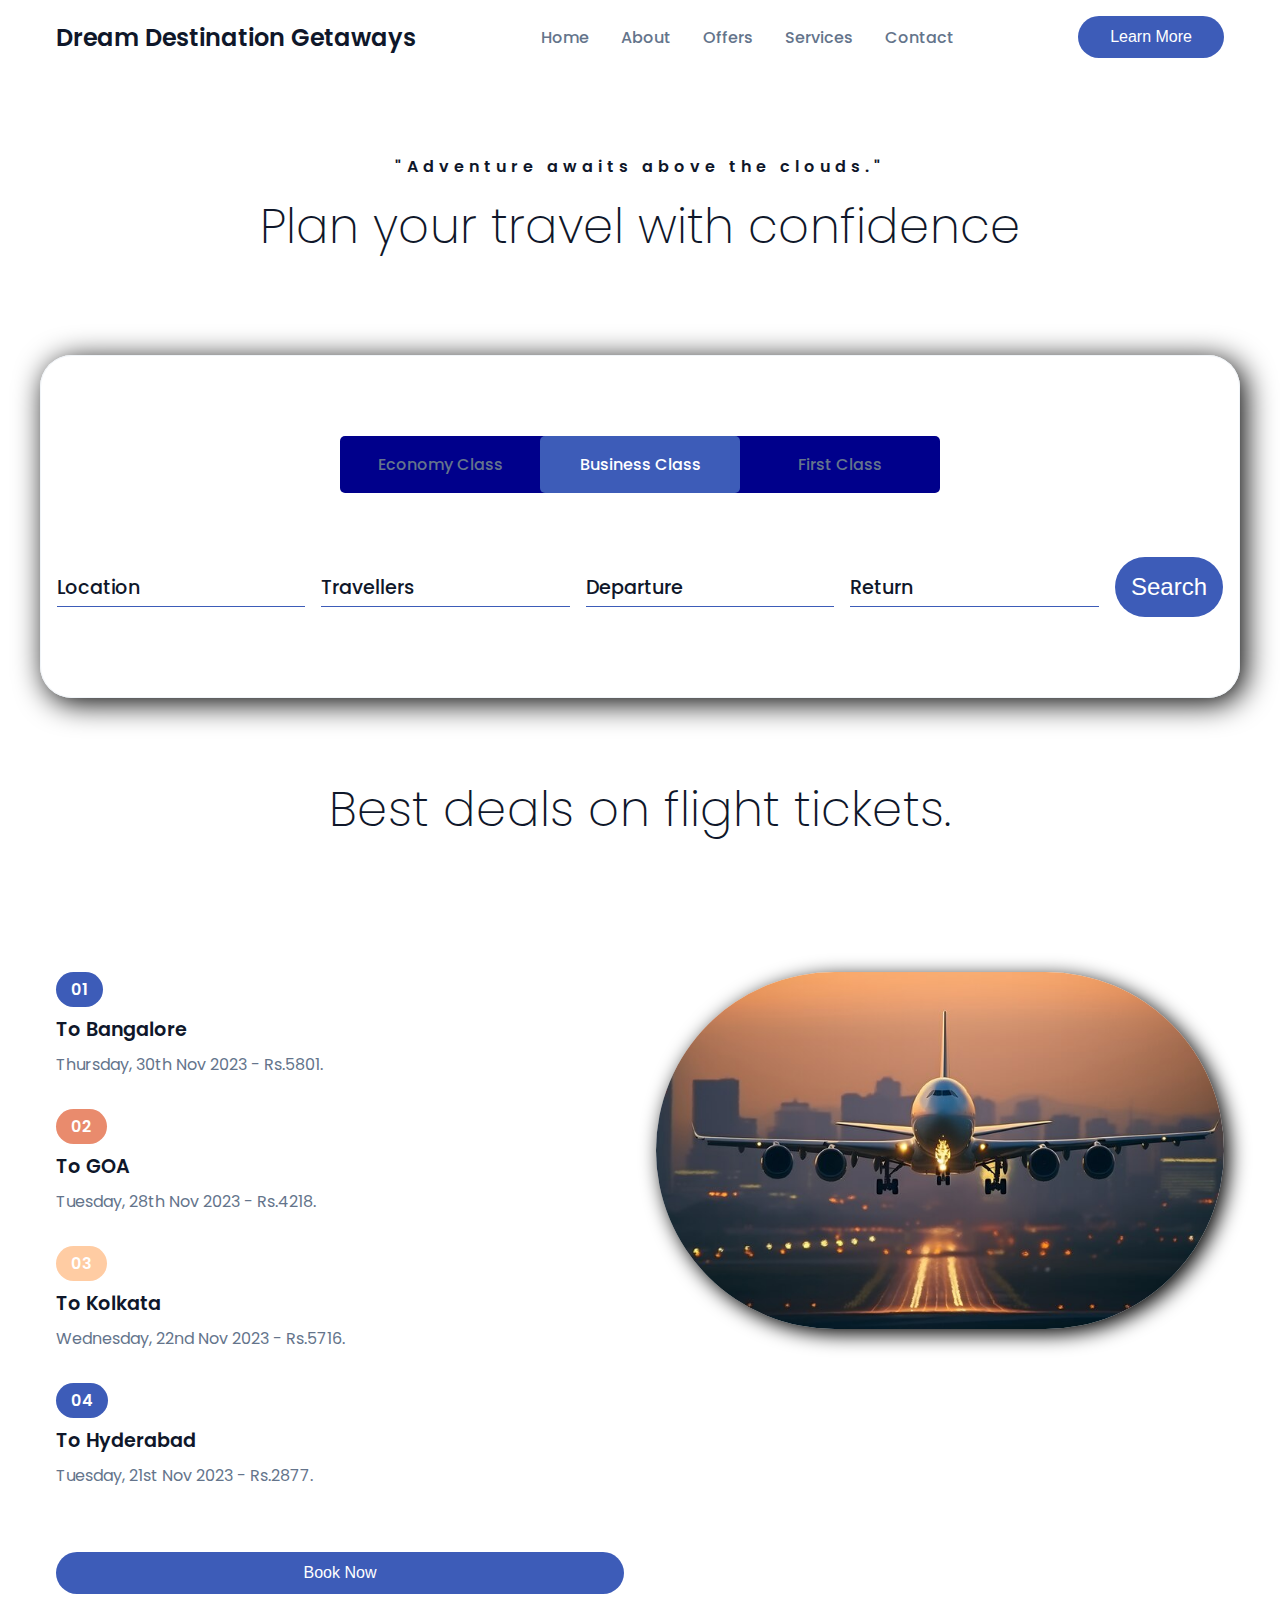
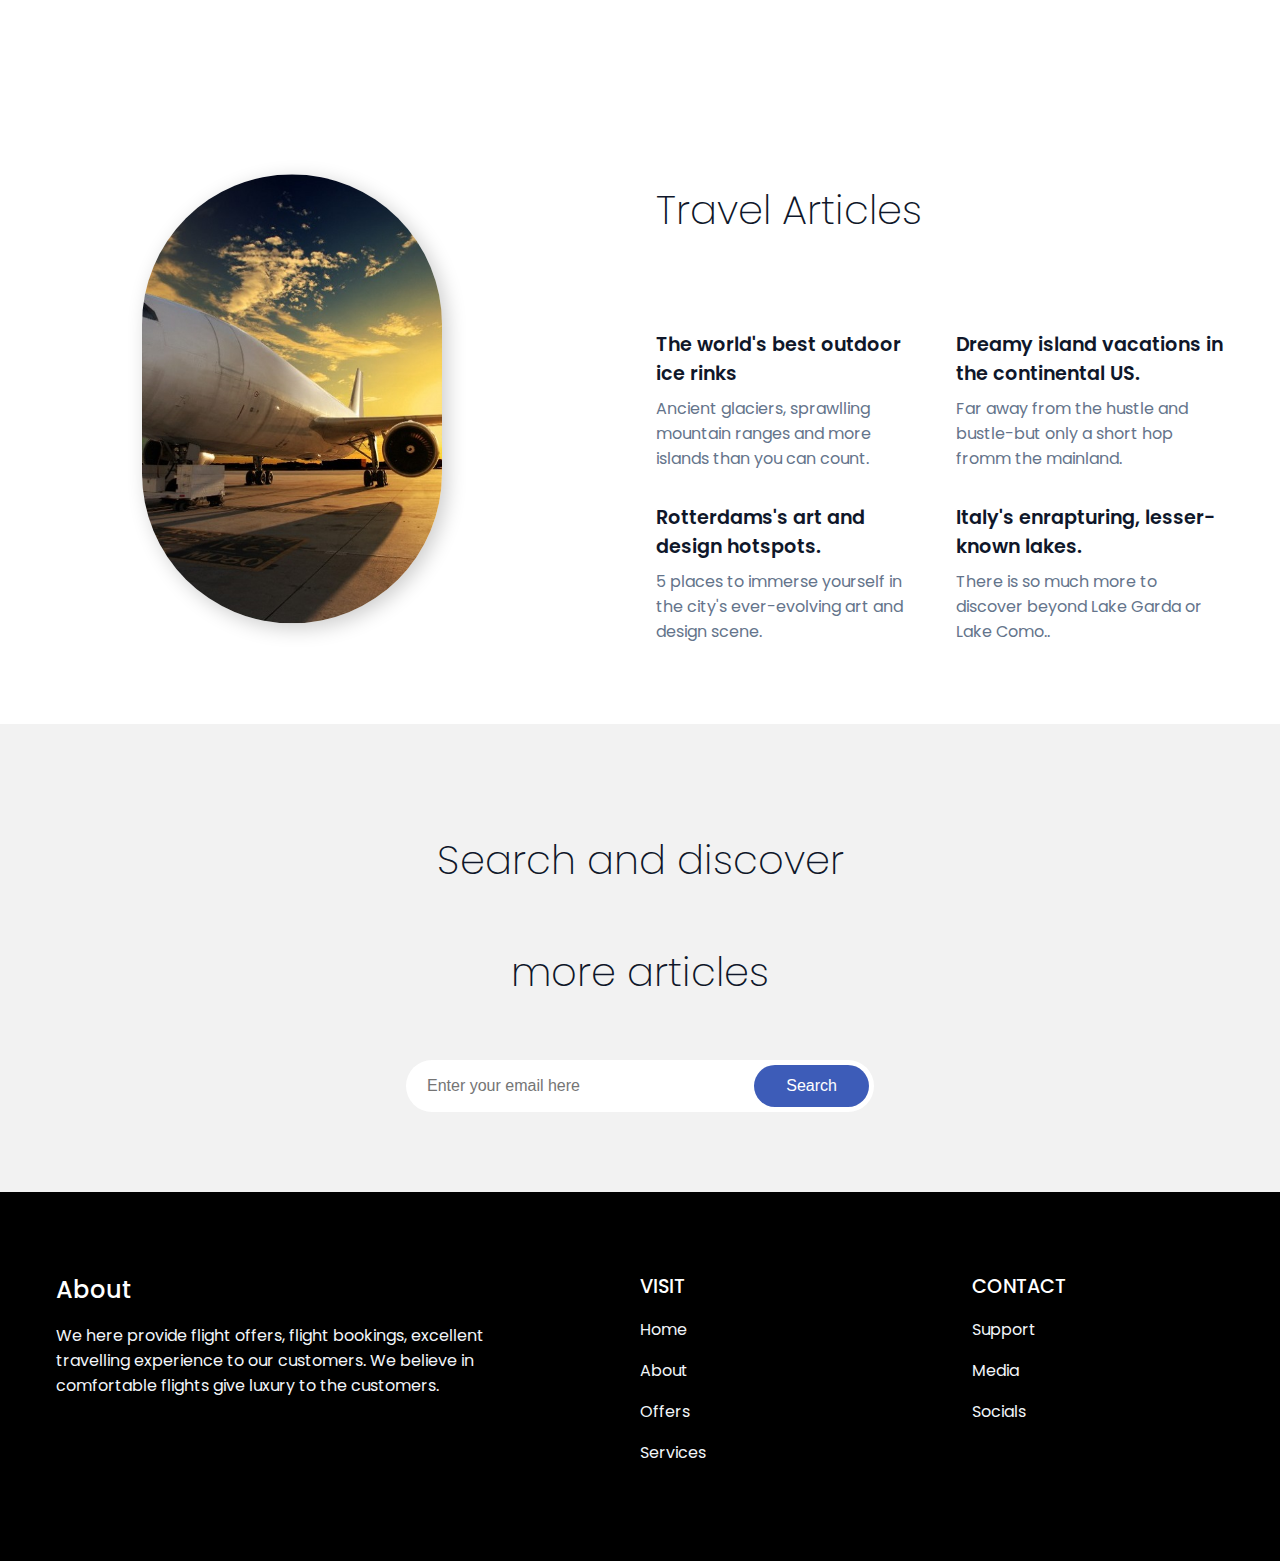
<file: Level 1 - Task 1/index.html>
<!DOCTYPE html>
<html lang="en">
  <head>
    <meta charset="UTF-8" />
    <meta name="viewport" content="width=device-width, initial-scale=1.0" />
    <link rel="stylesheet" href="styles.css" />
    <title>Landing Page</title>
  </head>
  <body>
    <nav>
      <div class="nav__logo">Dream Destination Getaways</div>
      <ul class="nav__links">
        <li class="link"><a href="#">Home</a></li>
        <li class="link"><a href="#">About</a></li>
        <li class="link"><a href="#">Offers</a></li>
        <li class="link"><a href="#">Services</a></li>
        <li class="link"><a href="#">Contact</a></li>
      </ul>
      <button class="btn">Learn More</button>
    </nav>
    <section class="section__container plan__container">
      <p class="subheader">"Adventure awaits above the clouds."</p>
      <h2 class="section__header">Plan your travel with confidence</h2>
    </section>
    <section class="section__container booking__container">
      <div class="booking__nav">
        <span>Economy Class</span>
        <span>Business Class</span>
        <span>First Class</span>
      </div>
      <form>
        <div class="form__group">
          <div class="input__content">
            <div class="input__group">
              <input type="text" />
              <label>Location</label>
            </div>
          </div>
        </div>
        <div class="form__group">
          <div class="input__content">
            <div class="input__group">
              <input type="number" />
              <label>Travellers</label>
            </div>
          </div>
        </div>
        <div class="form__group">
          <div class="input__content">
            <div class="input__group">
              <input type="text" />
              <label>Departure</label>
            </div>
          </div>
        </div>
        <div class="form__group">
          <div class="input__content">
            <div class="input__group">
              <input type="text" />
              <label>Return</label>
            </div>
          </div>
        </div>
        <button class="btn">Search</button>
      </form>
    </section>

    <section class="section__container plan__container">
      <h2 class="section__header">Best deals on flight tickets.</h2><br><br>
      <div class="plan__grid">
        <div class="plan__content">
          <span class="number">01</span>
          <h4>To Bangalore</h4>
          <p>
            Thursday, 30th Nov 2023 - Rs.5801.
          </p>
          <span class="number">02</span>
          <h4>To GOA</h4>
          <p>
            Tuesday, 28th Nov 2023 - Rs.4218.
          </p>
          <span class="number">03</span>
          <h4>To Kolkata </h4>
          <p>
            Wednesday, 22nd Nov 2023 - Rs.5716.
          </p>
          <span class="number">04</span>
          <h4>To Hyderabad </h4>
          <p>
            Tuesday, 21st Nov 2023 - Rs.2877.
          </p>
        </div>
        <div class="plan__image">
          <img src="assets/header.jpg" alt="plan" /> 
        </div>
        <button class="btn">Book Now</button>
      </div>
    </section>

    <section class="section__container article__container">
      <div class="article__image">
        <img src="assets/plan-1.jpg" alt="lounge" />
      </div>
      <div class="article__content">
        <h2 class="section__header">Travel Articles</h2>
        <div class="article__grid">
          <div class="article__details">
            <h4>The world's best outdoor ice rinks</h4>
            <p>
              Ancient glaciers, sprawlling mountain ranges and more islands than you can count.
            </p>
          </div>
          <div class="article__details">
            <h4>Dreamy island vacations in the continental US.</h4>
            <p>
              Far away from the hustle and bustle-but only a short hop fromm the mainland.
            </p>
          </div>
          <div class="article__details">
            <h4>Rotterdams's art and design hotspots.</h4>
            <p>
              5 places to immerse yourself in the city's ever-evolving art and design scene.
            </p>
          </div>
          <div class="article__details">
            <h4>Italy's enrapturing, lesser-known lakes.</h4>
            <p>
              There is so much more to discover beyond Lake Garda or Lake Como..
            </p>
          </div>
        </div>
      </div>
    </section>

    <section class="search">
      <div class="section__container search__container">
        <h2 class="section__header">Search and discover more articles</h2>
        <form class="search__form">
          <input type="text" placeholder="Enter your email here" />
          <button class="btn">Search</button>
        </form>
      </div>
    </section>

    <footer class="footer">
      <div class="section__container footer__container">
        <div class="footer__col">
          <h3>About</h3>
          <p>
           We here provide flight offers, flight bookings, excellent travelling experience to our customers.
           We believe in comfortable flights give luxury to the customers.
          </p>
        </div>
        <div class="footer__col">
          <h4>VISIT</h4>
          <p>Home</p>
          <p>About</p>
          <p>Offers</p>
          <p>Services</p>
        </div>
        <div class="footer__col">
          <h4>CONTACT</h4>
          <p>Support</p>
          <p>Media</p>
          <p>Socials</p>
        </div>
      </div>
    </footer>
  </body>
</html>
</file>
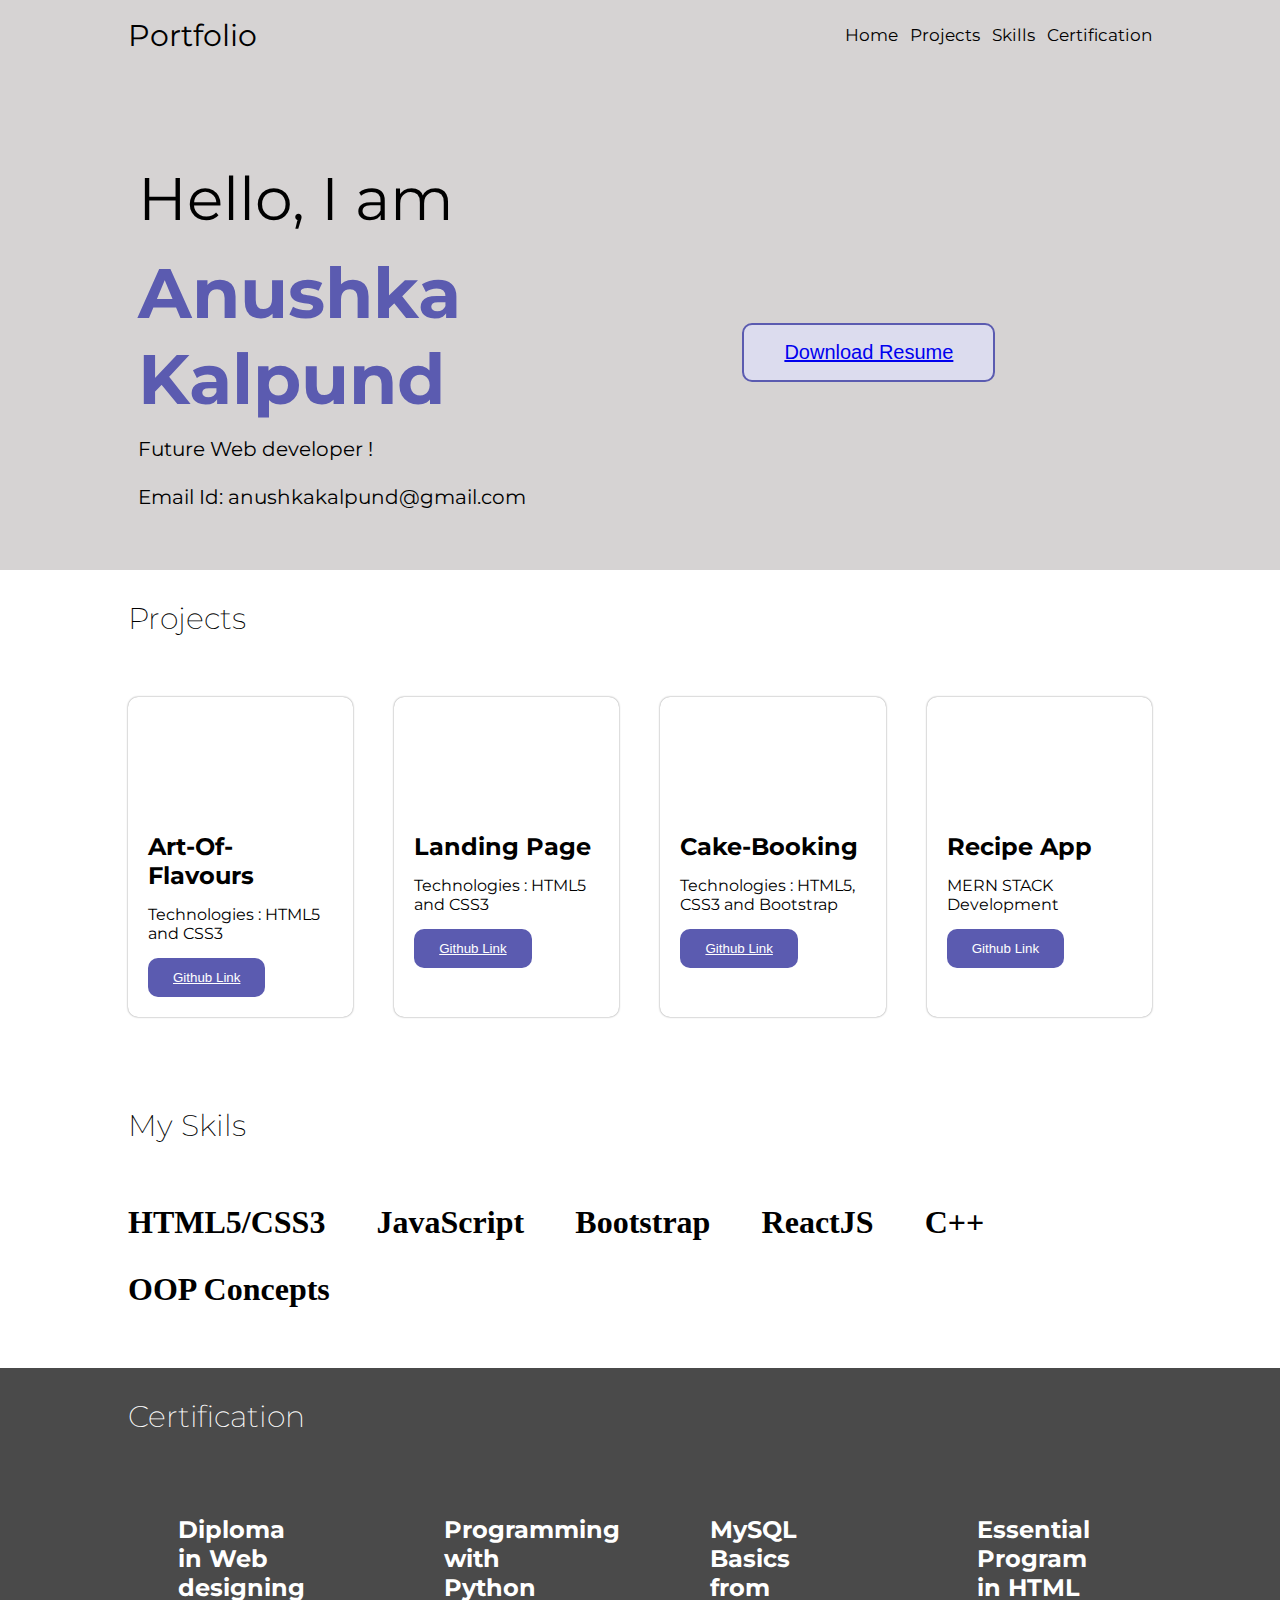
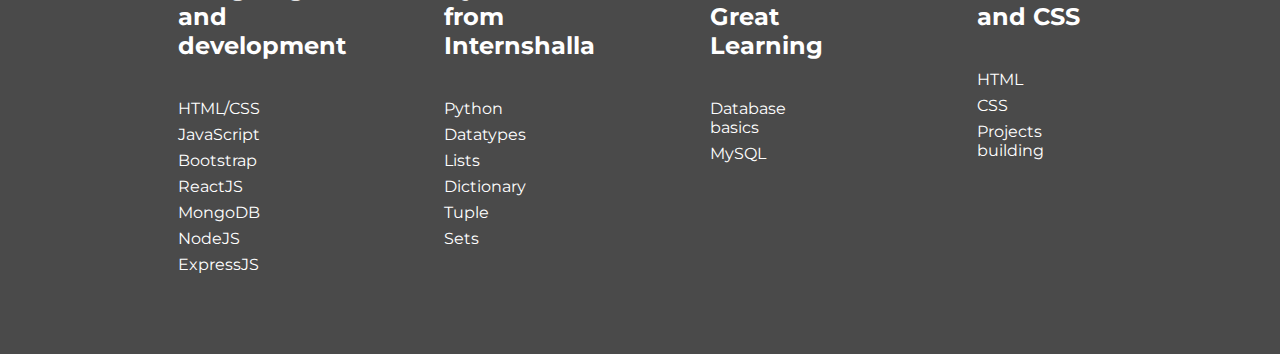
<file: Level 1 - Task 2/index.html>
<!DOCTYPE html>
<html lang="en">
<head>
    <title>Portfolio</title>
    <link rel="stylesheet" href="https://cdnjs.cloudflare.com/ajax/libs/font-awesome/6.4.2/css/all.min.css" integrity="sha512-z3gLpd7yknf1YoNbCzqRKc4qyor8gaKU1qmn+CShxbuBusANI9QpRohGBreCFkKxLhei6S9CQXFEbbKuqLg0DA==" crossorigin="anonymous" referrerpolicy="no-referrer" />
    <link rel="stylesheet" href="./style.css">
</head>
<body>
        <header class="header">
                <div class="logo">
                    <p>Portfolio</p>
                </div>
                <nav class="nav">
                    <ul class="nav-links">
                        <li>Home</li>
                        <li>Projects</li>
                        <li>Skills</li>
                        <li>Certification</li>
                    </ul>
                </nav>
        </header>
    <!-- banner  -->
        <section class="banner">

            <div class="details">
                <p class="t1">
                    Hello, I am
                </p>
                <p class="t2">
                    Anushka Kalpund
                </p>
                <p class="desc">
                    Future Web developer !
                    <br><br>
                    Email Id: anushkakalpund@gmail.com
                </p>
            </div>
                <button class="cta">
                    <a href="Anushka Kalpund Resume.pdf" download class="btn btn--download">Download Resume</a>
                </button><br>
        </section>


    <!-- project  -->
        <section class="projects">

            <h1 class="section-title">Projects</h1>

            <div class="section-child">

                <div class="project">

                    <i class="fa-solid fa-laptop icon"></i>

                    <h2>Art-Of-Flavours</h2>

                    <p> Technologies : HTML5 and CSS3</p>

                    <button class="service-btn">
                        <a href="https://github.com/AnushkaKalpund/The-Art-Of-Flavours-.git" 
                        style="color: white;">Github Link</a></button>


                </div>

                <div class="project">

                    <i class="fa-solid fa-laptop icon"></i>

                    <h2>Landing Page</h2>

                    <p>Technologies : HTML5 and CSS3</p>

                  
                    <button class="service-btn">
                        <a href="https://github.com/AnushkaKalpund/OIBSIP.git" 
                        style="color: white;">Github Link</a></button>


                </div>


                <div class="project">

                    <i class="fa-solid fa-laptop icon"></i>

                    <h2>Cake-Booking</h2>

                    <p>Technologies : HTML5, CSS3 and Bootstrap</p>

                    <button class="service-btn">
                        <a href="https://github.com/AnushkaKalpund/Layers-Of-Goodness.git" 
                        style="color: white;">Github Link</a></button>


                </div>

                <div class="project">
                    <i class="fa-solid fa-laptop icon"></i>
                    <h2>Recipe App</h2>
                    <p>MERN STACK Development</p>
                    <button class="service-btn">Github Link</button>
                </div>
            </div>
        </section>

    <!-- Skills  -->

        
    <section class="skills">

        <h1 class="section-title">My Skils</h1>

        <div class="section-child skill-section-child">

            <h1>HTML5/CSS3</h1>
            <h1>JavaScript</h1>
            <h1>Bootstrap</h1>
            <h1>ReactJS</h1>
            <h1>C++</h1>
            <h1>OOP Concepts</h1>

        </div>

    </section>


    <!-- Certification -->

    <footer class="certification">
        <h1 class="section-title" style="color: white;">Certification</h1>

        <div class="section-child">

            <div class="certify-child">

                <h2>Diploma in Web designing and development</h2>
                <br>
                <ul class="certify-list">
                    <li>HTML/CSS</li>
                    <li>JavaScript</li>
                    <li>Bootstrap</li>
                    <li>ReactJS</li>
                    <li>MongoDB</li>
                    <li>NodeJS</li>
                    <li>ExpressJS</li>
                </ul>

            </div>

            <div class="certify-child">
                <h2>Programming with Python from Internshalla</h2>
                <br>
                <ul class="certify-list">
                    <li>Python</li>
                    <li>Datatypes</li>
                    <li>Lists</li>
                    <li>Dictionary</li>
                    <li>Tuple</li>
                    <li>Sets</li>
                </ul>
            </div>

            <div class="certify-child">
                <h2>MySQL Basics from Great Learning</h2>
                <br>
                <ul class="certify-list">
                    <li>Database basics</li>
                    <li>MySQL</li>
                </ul>
            </div>

            <div class="certify-child">
                <h2>Essential Program in HTML and CSS</h2>
                <br>
                <ul class="certify-list">
                    <li>HTML</li>
                    <li>CSS</li>
                    <li>Projects building</li>
                </ul>
            </div>

        </div>

    </footer>

</body>
</html>
</file>
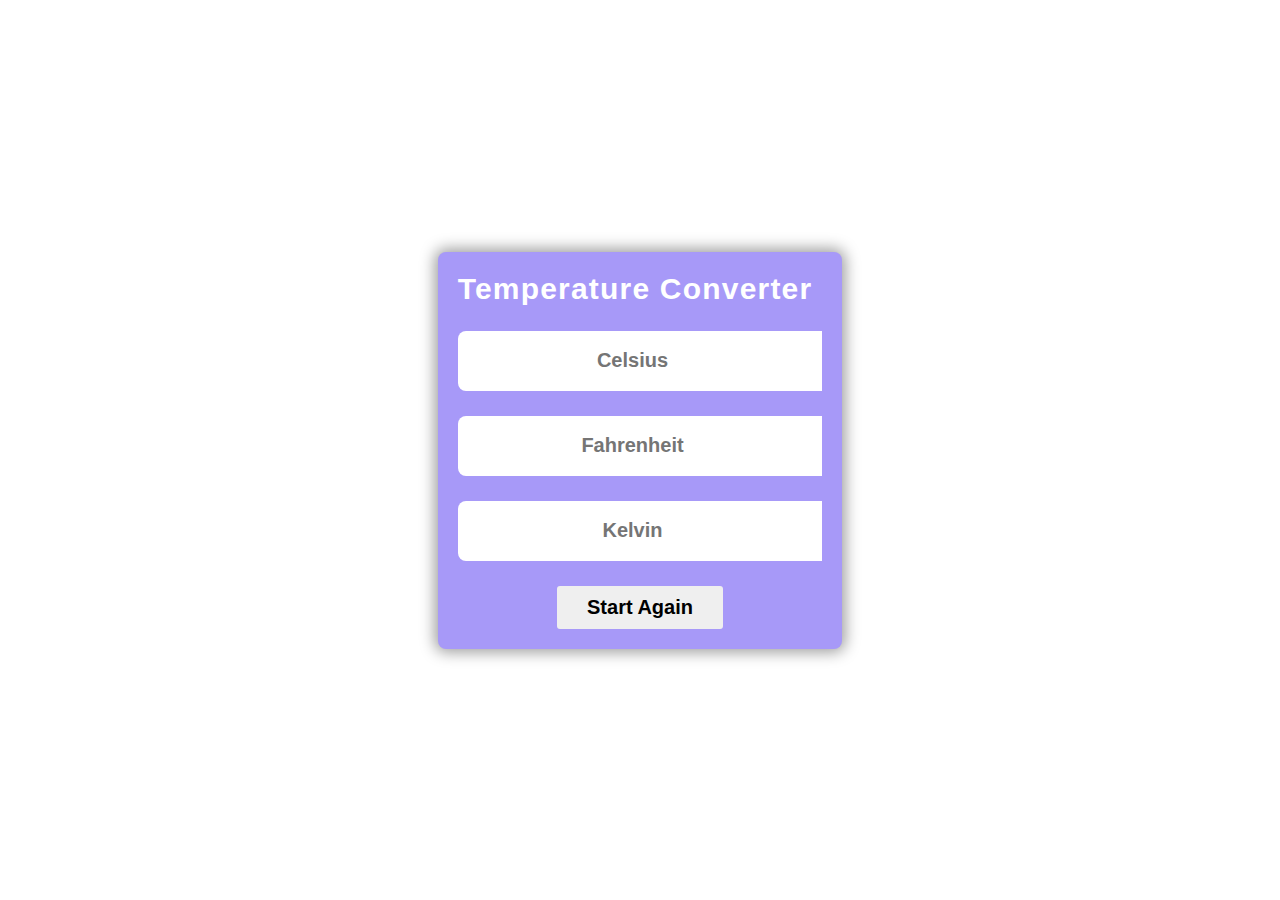
<file: Level 1 - Task 3/index.html>
<!DOCTYPE html>
<html lang="en">
<head>
    <meta charset="UTF-8">
    <meta name="viewport" content="width=device-width, initial-scale=1.0">
    <link rel="stylesheet" href="style.css"/>   
    <title>Converter</title>
</head>
<body>
    <div class="container">
        <div class="title">
            <h1>Temperature Converter</h1>
            <span class="Temperature-icon"><i class="fa-solid fa-temperature-three-quarters"></i></span>
        </div>

        <div id="celsius">
            <input type="number" name="" placeholder="Celsius">
        </div>
        <div id="fahrenheit">
            <input type="number" name="" placeholder="Fahrenheit">
        </div>
        <div id="kelvin">
            <input type="number" name="" placeholder="Kelvin">
        </div>

        <div class="button">
            <button>Start Again</button>
        </div>

    </div>

    
    <!-- Javascript Code -->
<script>
        let celsiusInput = document.querySelector('#celsius > input')
        let fahrenheitInput = document.querySelector('#fahrenheit > input')
        let kelvinInput = document.querySelector('#kelvin > input')

        let btn = document.querySelector('.button button')


        function roundNumber(number){
              return Math.round(number*100)/100
        }


/* Celcius to Fahrenheit and Kelvin */
    celsiusInput.addEventListener('input', function(){
    let cTemp = parseFloat(celsiusInput.value)
    let fTemp = (cTemp*(9/5)) + 32
    let kTemp = cTemp + 273.15

    fahrenheitInput.value = roundNumber(fTemp)
    kelvinInput.value = roundNumber(kTemp)
    })


/* Fahrenheit to Celcius and Kelvin */
    fahrenheitInput.addEventListener('input', function(){
    let fTemp = parseFloat(fahrenheitInput.value)
    let cTemp = (fTemp - 32) * (5/9)
    let kTemp = (fTemp -32) * (5/9) + 273.15

    celsiusInput.value = roundNumber(cTemp)
    kelvinInput.value = roundNumber(kTemp)
    })

/* Kelvin to Celcius and Fahrenheit */
    kelvinInput.addEventListener('input', function(){
    let kTemp = parseFloat(kelvinInput.value)
    let cTemp = kTemp - 273.15
    let fTemp = (kTemp - 273.15) * (9/5) + 32

    celsiusInput.value = roundNumber(cTemp)
    fahrenheitInput.value = roundNumber(fTemp)
    })


    btn.addEventListener('click', ()=>{
    celsiusInput.value = ""
    fahrenheitInput.value = ""
    kelvinInput.value = ""
    })
    
</script>
</body>
</html>
</file>
<file: Level 1 - Task 1/styles.css>
@import url("https://fonts.googleapis.com/css2?family=Poppins:wght@400;500;600;700;800&display=swap");

:root {
  --primary-color: #3d5cb8;
  --primary-color-dark: #334c99;
  --text-dark: #0f172a;
  --text-light: #64748b;
  --extra-light: #f1f5f9;
  --white: #ffffff;
  --max-width: 1200px;
}

* {
  padding: 0;
  margin: 0;
  box-sizing: border-box;
}

.section__container {
  max-width: var(--max-width);
  margin: auto;
  padding: 5rem 1rem;
}

.section__header {
  font-size: 2.5rem;
  font-weight: 200;
  line-height: 7rem;
  color: var(--text-dark);
}

.btn {
  padding: 0.75rem 2rem;
  outline: none;
  border: none;
  font-size: 1rem;
  font-weight: 500;
  color: var(--white);
  background-color: var(--primary-color);
  border-radius: 2rem;
  cursor: pointer;
  transition: 0.3s;
}

.btn:hover {
  background-color: var(--primary-color-dark);
}

a {
  text-decoration: none;
}

img {
  width: 100%;
  display: flex;
}

body {
  font-family: "Poppins", sans-serif;
}

nav {
  max-width: var(--max-width);
  margin: auto;
  padding: 1rem;
  display: flex;
  align-items: center;
  justify-content: space-between;
  gap: 1rem;
}

.nav__logo {
  font-size: 1.5rem;
  font-weight: 600;
  color: var(--text-dark);
}

.nav__links {
  list-style: none;
  display: flex;
  align-items: center;
  gap: 2rem;
}

.link a {
  font-weight: 500;
  color: var(--text-light);
  transition: 0.3s;
}

.link a:hover {
  color: var(--text-dark);
}

.header__container .section__header {
  text-align: center;
  font-size: 3rem;
  line-height: 4rem;
}

.booking__container {
  border-radius: 2rem;
  border: 1px solid var(--extra-light);
  box-shadow: 5px 5px 30px rgb(0, 0, 0);
}

.booking__nav {
  max-width: 600px;
  margin: auto;
  display: flex;
  align-items: center;
  background-color: darkblue;
  border-radius: 5px;
}

.booking__nav span {
  flex: 1;
  padding: 1rem 2rem;
  font-weight: 500;
  color: var(--text-light);
  text-align: center;
  border-radius: 5px;
  cursor: pointer;
}

.booking__nav span:nth-child(2) {
  color: var(--white);
  background-color: var(--primary-color);
}

.booking__container form {
  margin-top: 4rem;
  display: grid;
  grid-template-columns: repeat(4, 1fr) auto;
  gap: 1rem;
}

.booking__container .input__content {
  width: 100%;
}

.booking__container .form__group {
  display: flex;
  align-items: center;
  gap: 1rem;
}

.booking__container .form__group span {
  padding: 10px;
  font-size: 1.5rem;
  color: var(--text-dark);
  background-color: var(--extra-light);
  border-radius: 1rem;
}

.booking__container .input__group {
  width: 100%;
  position: relative;
}

.booking__container label {
  position: absolute;
  top: 50%;
  left: 0;
  transform: translateY(-50%);
  font-size: 1.2rem;
  font-weight: 500;
  color: var(--text-dark);
  pointer-events: none;
  transition: 0.3s;
}

.booking__container input {
  width: 100%;
  padding: 10px 0;
  font-size: 1rem;
  outline: none;
  border: none;
  border-bottom: 1px solid var(--primary-color);
  color: var(--text-dark);
}

.booking__container input:focus ~ label {
  font-size: 0.8rem;
  top: 0;
}

.booking__container .form__group p {
  margin-top: 0.5rem;
  font-size: 0.8rem;
  color: var(--text-light);
}

.booking__container .btn {
  padding: 1rem;
  font-size: 1.5rem;
}

.plan__container .subheader {
  margin-bottom: 1rem;
  text-align: center;
  font-weight: 600;
  color: var(--text-dark);
  letter-spacing: 5px;
}

.plan__container .section__header {
  text-align: center;
  font-size: 3rem;
  line-height: 4rem;
  margin-bottom: 1rem;
}

.plan__container .description {
  text-align: center;
  color: var(--text-light);
}

.plan__grid {
  margin-top: 4rem;
  display: grid;
  grid-template-columns: repeat(2, 1fr);
  gap: 2rem;
}

.plan__content .number {
  display: inline-block;
  padding: 5px 15px;
  margin-bottom: 0.5rem;
  font-weight: 600;
  color: var(--white);
  background-color: var(--primary-color);
  border-radius: 2rem;
}

.plan__content .number:nth-child(4) {
  background-color: #e98b6d;
}

.plan__content .number:nth-child(7) {
  background-color: #ffcca3;
}

.plan__content h4 {
  font-size: 1.2rem;
  font-weight: 600;
  color: var(--text-dark);
  margin-bottom: 0.5rem;
}

.plan__content p {
  color: var(--text-light);
  margin-bottom: 2rem;
}
.plan__image{
  position: relative;
}
.plan__image img {
  position: absolute;
  border-radius: 30rem; 
  box-shadow: 5px 5px 20px rgb(0, 0, 0);
}
.article__container {
  display: grid;
  grid-template-columns: repeat(2, 1fr);
  gap: 2rem;
}

.article__grid {
  margin-top: 4rem;
  display: grid;
  grid-template-columns: repeat(2, 1fr);
  gap: 2rem;
}

.article__image {
  position: relative;
}

.article__image img {
  position: absolute;
  top: 50%;
  left: 50%;
  border-radius: 20rem;
  box-shadow: 5px 5px 20px rgba(0, 0, 0, 0.2);
}

.article__image img:nth-child(1) {
  max-width: 300px;
  transform: translate(calc(-50% - 3rem), -50%);
}

.article__image img:nth-child(2) {
  max-width: 200px;
  transform: translate(calc(-50% + 6rem), calc(-50% + 7rem));
}

.article__details h4 {
  margin-bottom: 0.5rem;
  font-size: 1.2rem;
  font-weight: 600;
  color: var(--text-dark);
}

.article__details p {
  color: var(--text-light);
}

.search {
  background-color: rgba(0, 0, 0, 0.05);
}

.search__container {
  max-width: 500px;
  text-align: center;
}

.search__form {
  margin-top: 2rem;
  padding: 5px;
  display: flex;
  align-items: center;
  gap: 1rem;
  background-color: var(--white);
  border-radius: 2rem;
}

.search__form input {
  width: 100%;
  padding: 0 1rem;
  outline: none;
  border: none;
  font-size: 1rem;
  color: var(--text-dark);
}

.footer {
  background-color: black;
}

.footer__container {
  display: grid;
  grid-template-columns: 2fr repeat(2, 1fr);
  gap: 5rem;
}

.footer__col h3 {
  font-size: 1.5rem;
  font-weight: 500;
  color: var(--white);
  margin-bottom: 1rem;
}

.footer__col h4 {
  font-size: 1.2rem;
  font-weight: 500;
  color: var(--white);
  margin-bottom: 1rem;
}

.footer__col p {
  color: var(--extra-light);
  margin-bottom: 1rem;
  cursor: pointer;
  transition: 0.3s;
}

.footer__col p:hover {
  color: var(--white);
}

.footer__bar {
  padding: 0.5rem;
  display: flex;
  align-items: center;
  justify-content: space-between;
  gap: 1rem;
  border-top: 1px solid var(--extra-light);
}

.footer__bar p {
  font-size: 0.9rem;
  color: var(--extra-light);
}
</file>
<file: Level 1 - Task 2/style.css>
@import url('https://fonts.googleapis.com/css2?family=Montserrat:ital,wght@0,100;0,200;0,300;0,400;0,500;0,600;0,700;0,900;1,800&family=Mooli&display=swap');


*
{
    margin: 0px;
    padding: 0px;
    box-sizing: border-box;
}

.header 
{
    width: 100%;
    background-color: #d6d3d3;
    height: 70px;
    display: flex;
    padding: 0px 10%;
    justify-content: space-between;
     
    
}

 .logo 
{
    width: 15%;
    height: 70px;
    display: flex;
    align-items: center;
    font-family: 'Montserrat', sans-serif;
    font-size: 30px;
}

.nav 
{
    width: 30%;
    height: 70px;
} 

.nav-links 
{
    height: 70px;
    width: 100%;
    /* background-color: red; */
    list-style-type:none;
    display: flex;
    align-items: center;
    justify-content: space-between;
    font-family: 'Montserrat', sans-serif;
    font-size: 17px;
}


/* banner css  */

.banner 
{
    width: 100%;
    height: 500px;
    background-color: #d6d3d3;
    padding-left: 10%;
    padding-right: 10%;
    padding-top: 30px;
    display: flex;
    align-items: center;


}


.details 
{
    width: 60%;
    padding: 10px;
     /* background-color: white; */
    font-family: 'Montserrat', sans-serif;
    display: flex;
    flex-direction: column;
    align-items: flex-start;
    row-gap: 15px;
}

.t1 
{
    font-size: 60px;
}

.t2 
{
    
    font-size: 70px;
    font-weight: 700;
    color: #5b5bb0;
}

.desc 
{
    font-size: 20px;
}

.cta 
{
    padding: 16px 40px;
    margin-right: 15px;
    font-size: 20px;
    margin-top: 35px;
    background-color: #dcdcee;
    color: white;
    border: 2px solid #5b5bb0;
    border-radius: 10px;
    cursor: pointer;
    transition: .2s;
    
}

.cta:hover 
{
    background-color: #5b5bb0;
    color: #000000;
}

/* project css  */

.projects 
{
    width: 100%;
    padding: 30px 10%;
    /* background-color: red; */
}

.section-title
{
    font-family: 'Montserrat', sans-serif;
    font-size: 30px;
    font-weight: 200;
    color: #000000;
}


.section-child 
{
    width: 100%;
    padding: 30px 0px ;
    /* background-color: white; */
    margin-top: 30px;
    display: flex;
    column-gap: 4%;
    
}

.project 
{
    width: 22%;
    /* background-color: yellow; */
    display: flex;
    flex-direction: column;
    align-items: flex-start;
    padding: 20px;
    font-family: 'Montserrat', sans-serif;
    row-gap: 15px;
    box-shadow: 0 0 2px gray;
    border-radius: 10px;
    
}

.icon 
{
    padding: 50px;
    font-size: 70px;
    align-self: center;
    color: gray;
}

.service-text 
{
    font-size: 15px;
    
}

.service-btn 
{
    padding: 12px 25px;
    background-color: #5b5bb0;
    color: white;
    border: none;
    border-radius: 10px;

}


.number
{
    font-size: 45px;
    font-weight: bold;
}

.tag
{
    font-size: 18px;
} 

/* skills css  */

.skills 
{
    width:100%;
    padding: 30px 10%;
    /* background-color: red; */
}

.skill-section-child
{
    /* background-color: white; */
    column-gap: 5%;
    flex-wrap: wrap;
    align-items: center;
    row-gap: 30px;
}
/* certification css  */


.certification  
{
    width: 100%;
    padding: 30px 10%;
   background-color: #4a4a4a;
   font-family: 'Montserrat', sans-serif;
   color: white;
}



.certify-child
{
    width: 22%;
    padding: 20px 50px;
    display: flex;
    flex-direction: column;
    row-gap: 10px;
}

.certify-list
{
    list-style-type: none;
    display: flex;
    flex-direction: column;
    row-gap: 7px;
}
</file>
<file: Level 1 - Task 3/style.css>
*{
    margin: 0;
    padding: 0;
    box-sizing: border-box;
}

body{
    display: flex;
    justify-content: center;
    align-items: center;
    min-height: 100vh;
}

.container{
    max-width: 450px;
    background: #a799f8;
    border-radius: 8px;
    box-shadow: 0px 0px 15px 3px rgba(0, 0, 0, 0.4);
    font-family: sans-serif;
    padding: 20px;
}

.title{
    display: flex;
    justify-content: center;
    align-items: center;
    flex-wrap: wrap-reverse;
    gap: 10px;
}


h1{
    color: #fff;
    letter-spacing: 1.2px;
    font-size: 30px;
}

#celsius, #fahrenheit, #kelvin{
    display: flex;
    justify-content: center;
    align-items: center;
    margin-top: 25px;
}

input{
    flex: 5;
    height: 60px;
    font-size: 20px;
    font-weight: 600;
    text-align: center;
    border: none;
    outline: none;
    border-radius: 8px 0 0 8px;
    padding: 0 10px;
}

.button{
    margin-top: 25px;
    text-align: center;
}


.button button{
    border: none;
    outline: none;
    padding: 10px 30px;
    font-size: 20px;
    font-weight: 600;
    border-radius: 3px;
    cursor: pointer;
    transition: 0.3s;
}

.button button:hover{
    background: #000;
    color: #fff;
}
</file>
